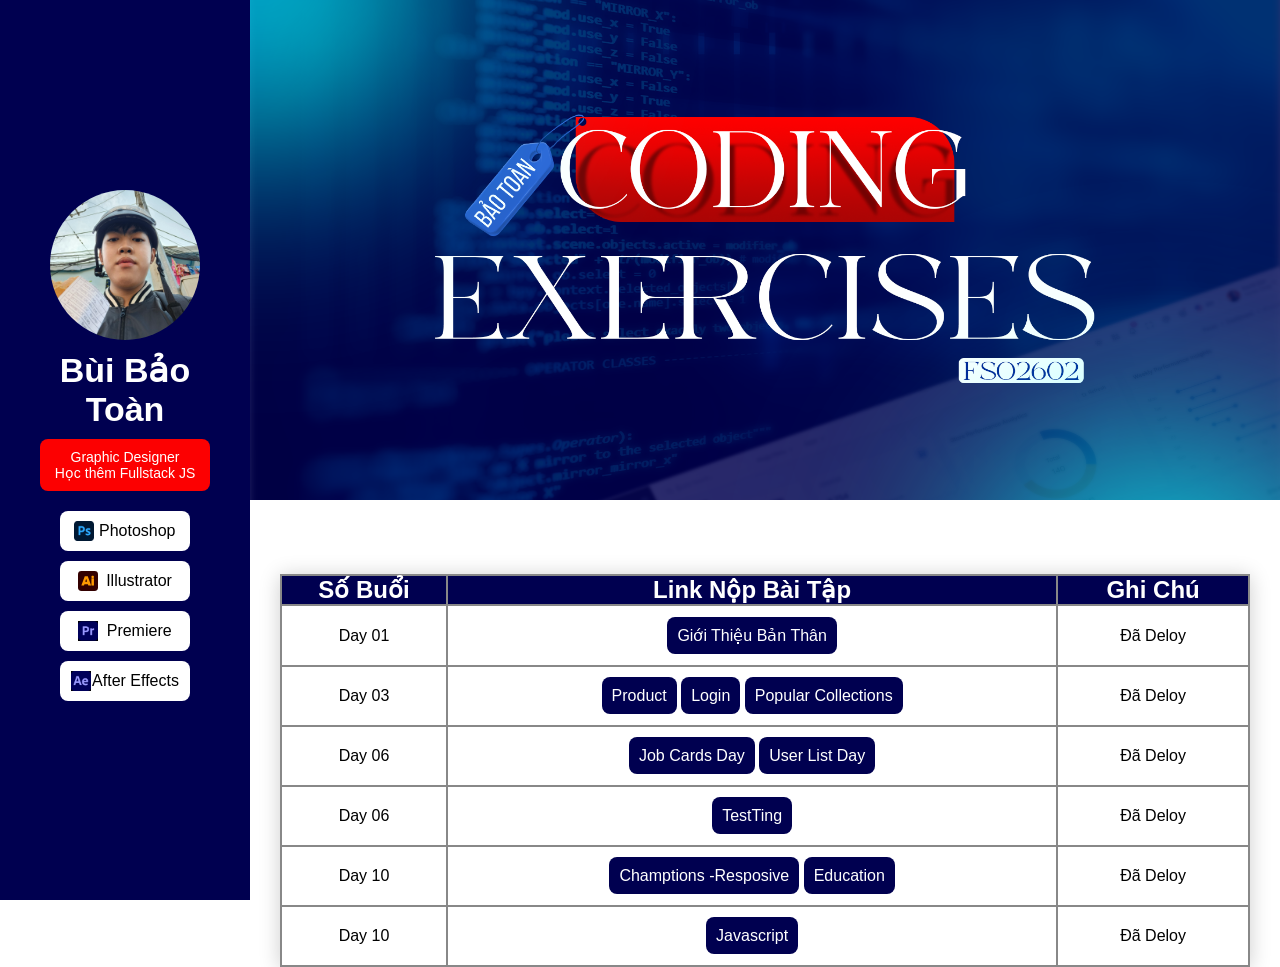
<file: index.html>
<!doctype html>
<html lang="en">
  <head>
    <meta charset="UTF-8" />
    <meta name="viewport" content="width=device-width, initial-scale=1.0" />
    <title>NƠI CHỨA BÀI TẬP</title>
    <link rel="stylesheet" href="style.css">
  </head>
  <body>
    <div class="wrapper">
      <div class="sidebar-menu">
        <div class="img-bt">
          <img src="./images/BaoToan.jpg" alt="" />
          <div class="Profile">
            <h2>Bùi Bảo Toàn</h2>
            <p>
              Graphic Designer <br />
              Học thêm Fullstack JS
            </p>
          </div>
        </div>
        <div class="Software">
          <div class="img-group">
            <img
              style="width: 20px; height: 20px"
              src="./images/Photoshop_icon.svg.png"
              alt=""
            />
            <span>Photoshop</span>
          </div>

          <div class="img-group">
            <img
              style="width: 20px; height: 20px"
              src="./images/Illustrator_icon.svg"
              alt=""
            />
            <span>Illustrator</span>
          </div>
          <div class="img-group">
            <img
              style="width: 20px; height: 20px"
              src="./images/5968525.jpg"
              alt=""
            />
            <span>Premiere</span>
          </div>
          <div class="img-group">
            <img
              style="width: 20px; height: 20px"
              src="./images/AfterEffects_icon.jpg"
              alt=""
            />
            <span> After Effects</span>
          </div>
        </div>
      </div>

      <div class="contanier">
        <div class="background">
          <img src="./images/backgroud-fotoi.png" alt="" />
        </div>

        <div class="marquee">
          <div class="marquee-content">
            <span>Bug không tự nhiên sinh ra,cũng không tự nhiên mất đi,nó chỉ chuyển từ dòng này sang dòng khác.🐛</span>
            <span> Fix được 1 Bug, tặng kèm 3 Bug khuyến mãi. Deal hời chưa từng có! 🎁</span>
          </div>
        </div>

        <div class="content">
          <table class="link-tab">
            <thead class="title">
              <tr>
                <th>Số Buổi</th>
                <th>Link Nộp Bài Tập</th>
                <th>Ghi Chú</th>
              </tr>
              <tr>
            </thead>

            <tbody class="body-title">
              <tr>
                <td>Day 01</td>
                <td><a href="./Day1/index.html">Giới Thiệu Bản Thân</a></td>
                <td>Đã Deloy</td>
              </tr>

              <tr>
                  <td>Day 03</td>
                  <td >
                    <a href="./Day3/Product-Info/index.html">Product</a>
                    <a href="./Day3/From-login/index.html">Login</a>
                    <a href="./Day3/Collection-list/index.html"
                      >Popular Collections</a
                    >
                  </td>
                  <td>Đã Deloy</td>
              </tr>

              <tr>
                <td>Day 06</td>
                <td >
                  <a href="./Day6/Job-Cards-Day/index.html">Job Cards Day</a>
                  <a href="./Day6/UserList-Day/index.html">User List Day</a>
                </td>
                <td>Đã Deloy</td>
              </tr>

               <tr>
                <td>Day 06</td>
                <td >
                  <a href="./Day 8 Text/">TestTing</a>
                </td>
                <td>Đã Deloy</td>
              </tr>

               <tr>
                <td>Day 10</td>
                <td >
                  <a href="./Day 10/Champtions/index.html">Champtions -Resposive</a>
                  <a href="./Day 10/Education/index.html">Education</a>
                </td>
                <td>Đã Deloy</td>
              </tr>

               <tr>
                <td>Day 10</td>
                <td >
                  <a href="./midtest/index.html">Javascript</a>
                  
                </td>
                <td>Đã Deloy</td>
              </tr>


            </tbody>
          </table>
        </div>
      </div>
    </div>

    
  </body>
</html>
</file>
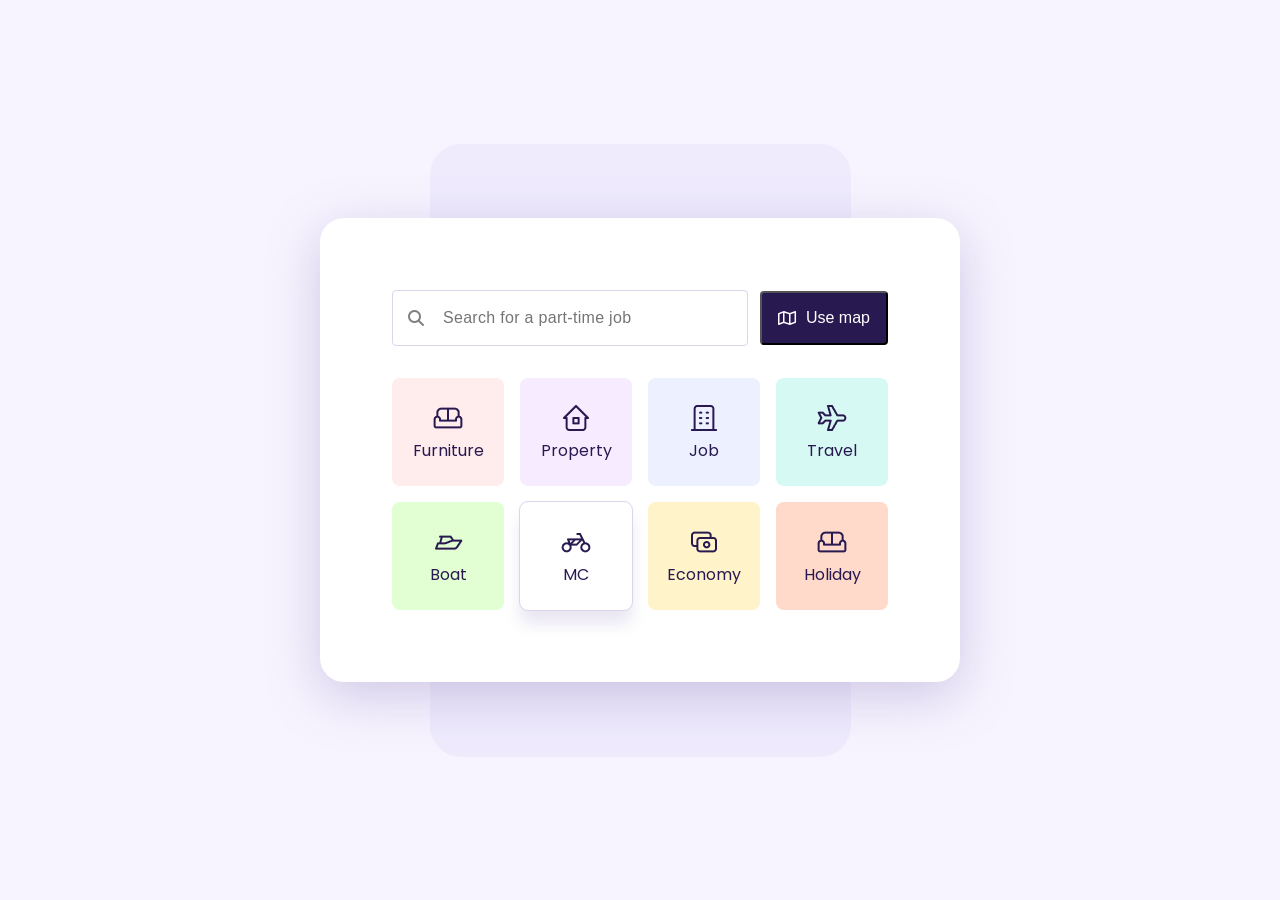
<file: Day 8 Text/index.html>
<!doctype html>
<html lang="en">
  <head>
    <meta charset="UTF-8" />
    <meta name="viewport" content="width=device-width, initial-scale=1.0" />
    <link rel="stylesheet" href="style.css">

    <link rel="preconnect" href="https://fonts.googleapis.com">
<link rel="preconnect" href="https://fonts.gstatic.com" crossorigin>
<link href="https://fonts.googleapis.com/css2?family=Poppins:ital,wght@0,100;0,200;0,300;0,400;0,500;0,600;0,700;0,800;0,900;1,100;1,200;1,300;1,400;1,500;1,600;1,700;1,800;1,900&display=swap" rel="stylesheet">
  
<link
  rel="stylesheet"
  href="https://cdnjs.cloudflare.com/ajax/libs/font-awesome/6.5.0/css/all.min.css"
/>

    <title>Document</title>
    
  </head>
  <body>
    <div class="rectangle"></div>
    <div class="container">

      <div class="card">
        <div class="form-search">
            <div class="input-wrapper">
                <i class="fa-solid fa-magnifying-glass"></i>
                <input type="text" placeholder="Search for a part-time job" />
            </div>
            <button>
                <i class="fa-regular fa-map"></i>
                Use map</button>
         </div>
      <div class="menu">
        <div>
          <img src="img/fame 1.png" alt="fame 1">
          <p>Furniture</p>
        </div>
        <div>
          <img src="img/Frame.png" alt="Frame">
          <p>Property</p>
        </div>
        <div>
          <img src="img/frame 3.png" alt="frame 3">
          <p>Job</p>
        </div>
        <div>
          <img src="./img/Frame 4.png" alt="Frame 4">
          <p>Travel</p>
        </div>
        <div>
          <img src="img/Frame 5.png" alt="Frame 5">
          <p>Boat</p>
        </div>
        <div class="acvie">
          <img src="./img/frame 6.png" alt="Frame 6">
          <p>MC</p>
        </div>
        <div> 
          <img src="img/Frame 7.png" alt="Frame 7">
          <p>Economy</p>
        </div>
        <div>
          <img src="./img/fame 1.png" alt="fame 1">
          <p>Holiday</p>
        </div>
      </div>
    </div>
  </body>
</html>
</file>
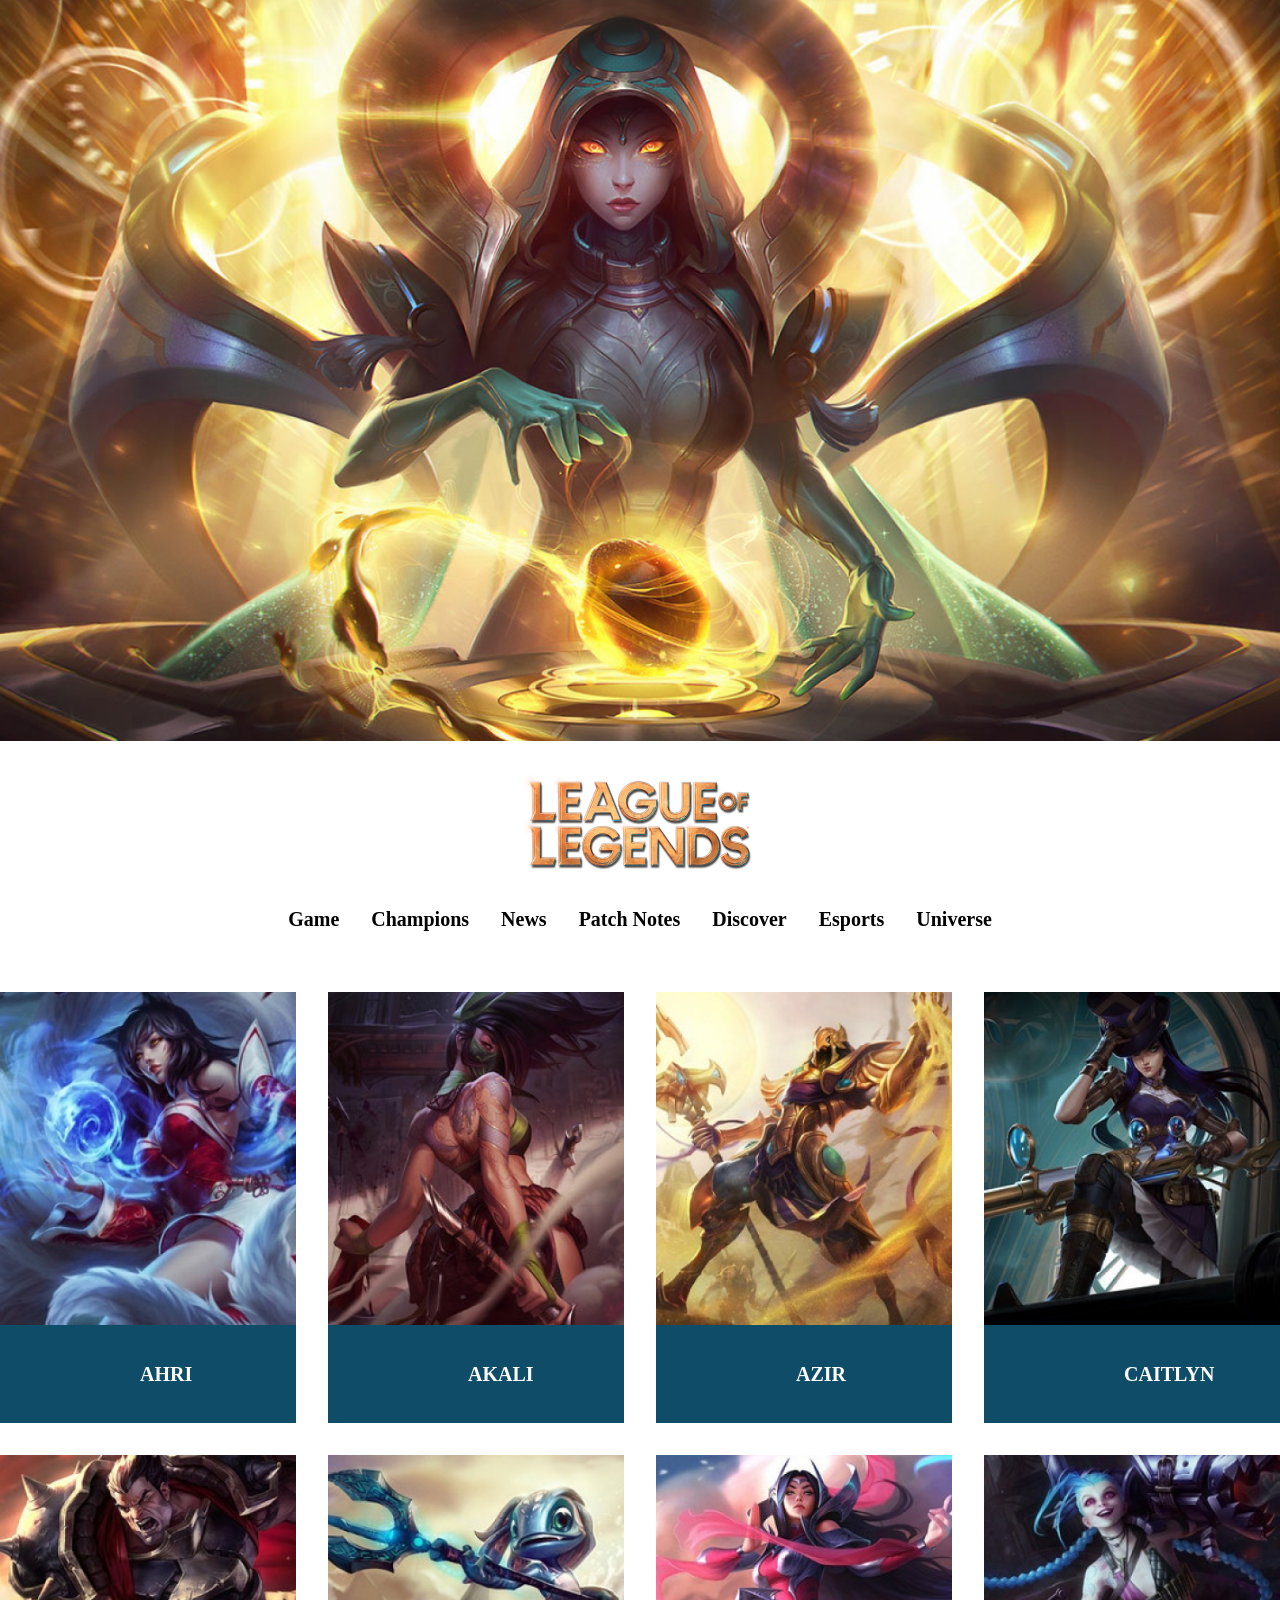
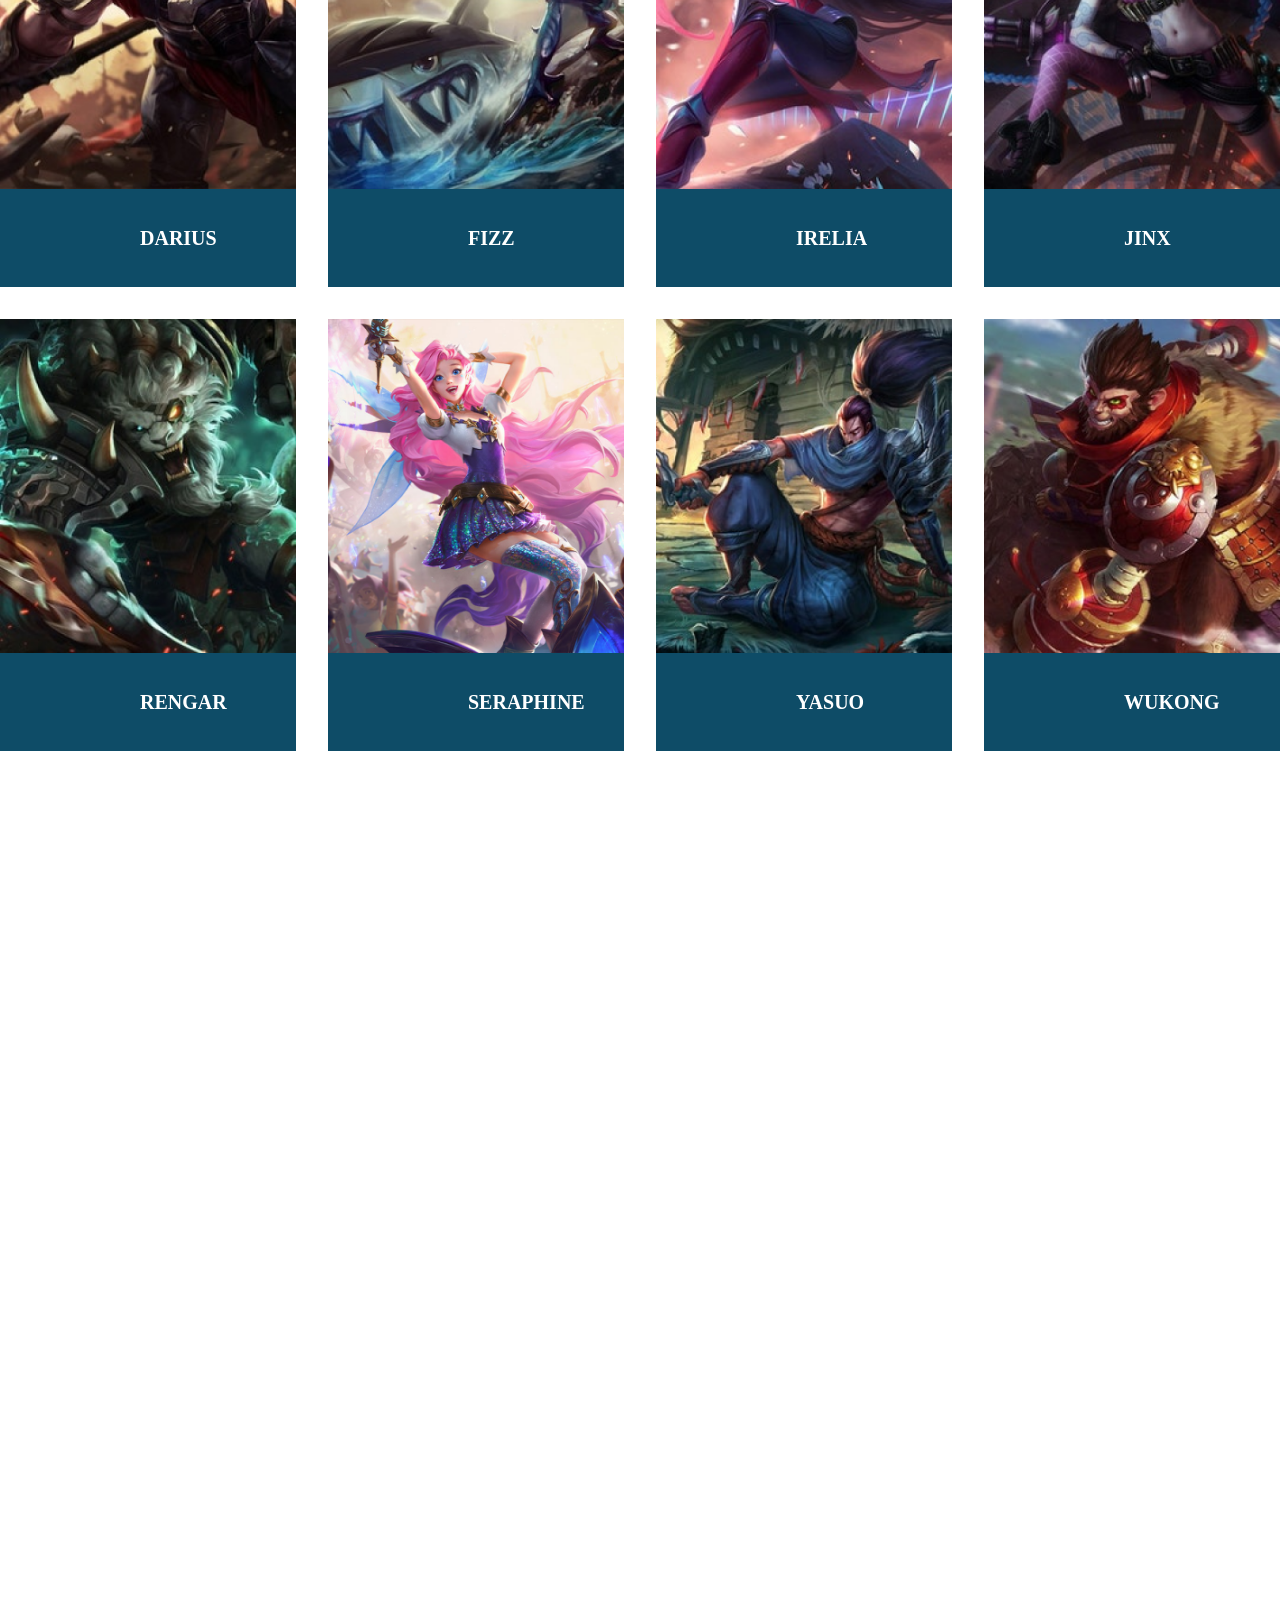
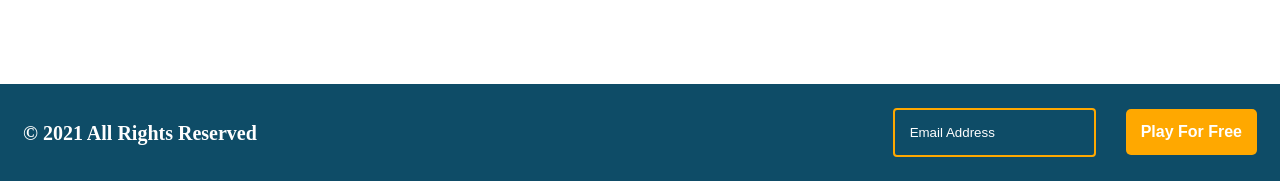
<file: Day 10/Champtions/index.html>
<!DOCTYPE html>
<html lang="en">
<head>
    <meta charset="UTF-8">
    <meta name="viewport" content="width=device-width, initial-scale=1.0">
    <title>Champitions - reposive</title>
    <link rel="stylesheet" href="style.css">
    
</head>
<body>
    <div class="banner-hero">
        <img src="./img/banner-herro.jpg" alt="/banner-herro">
    </div>

    <header class="header-main">
        <div class="logo">
            <h1><img src="./img/logo.png" alt="logo"></h1>
        </div>
        <nav >
            <ul class="menu">
                <li><a href="/">Game</a></li>
                <li><a href="/">Champions</a></li>
                <li><a href="/">News</a></li>
                <li><a href="/">Patch Notes</a></li>
                <li><a href="/">Discover</a></li>
                <li><a href="/">Esports</a></li>
                <li><a href="/">Universe</a></li>
            </ul>
        </nav>
    </header>

    <div class="box-card">

        <div class="card">
            <a href="/">
                <div class="card-img">
                    <img src="./img/img-1.jpg" alt="img-1">
                </div>
                    <div class="card-content">
                        <h3>AHRI</h3>
                </div>
            </a>  
        </div>

        <div class="card">
            <a href="/">
                <div class="card-img">
                    <img src="./img/img-2.png" alt="img-2">
                </div>
                    <div class="card-content">
                        <h3>AKALI </h3>
                </div>
            </a>  
        </div>

        <div class="card">
            <a href="/">
                <div class="card-img">
                    <img src="./img/img-3.png" alt="img-3">
                </div>
                    <div class="card-content">
                        <h3>AZIR</h3>
                </div>
            </a>  
        </div>

         <div class="card">
            <a href="/">
                <div class="card-img">
                    <img src="./img/img-4.png" alt="img-4">
                </div>
                    <div class="card-content">
                        <h3>CAITLYN</h3>
                </div>
            </a>  
        </div>

         <div class="card">
            <a href="/">
                <div class="card-img">
                    <img src="./img/img-5.png" alt="img-5">
                </div>
                    <div class="card-content">
                        <h3>DARIUS</h3>
                </div>
            </a>  
        </div>

         <div class="card">
            <a href="/">
                <div class="card-img">
                    <img src="./img/img-6.png" alt="img-6">
                </div>
                    <div class="card-content">
                        <h3>FIZZ</h3>
                </div>
            </a>  
        </div>

        <div class="card">
            <a href="/">
                <div class="card-img">
                    <img src="./img/img-7.png" alt="img-7">
                </div>
                    <div class="card-content">
                        <h3>IRELIA</h3>
                </div>
            </a>  
        </div>
        
        <div class="card">
            <a href="/">
                <div class="card-img">
                    <img src="./img/img-8.png" alt="img-8">
                </div>
                    <div class="card-content">
                        <h3>JINX</h3>
                </div>
            </a>  
        </div>

        <div class="card">
            <a href="/">
                <div class="card-img">
                    <img src="./img/img-9.png" alt="img-9">
                </div>
                    <div class="card-content">
                        <h3>RENGAR</h3>
                </div>
            </a>  
        </div>

        <div class="card">
            <a href="/">
                <div class="card-img">
                    <img src="./img/img-10.png" alt="img-10">
                </div>
                    <div class="card-content">
                        <h3>SERAPHINE</h3>
                </div>
            </a>  
        </div>

        <div class="card">
            <a href="/">
                <div class="card-img">
                    <img src="./img/img-11.png" alt="img-11">
                </div>
                    <div class="card-content">
                        <h3>YASUO</h3>
                </div>
            </a>  
        </div>
        
        <div class="card">
            <a href="/">
                <div class="card-img">
                    <img src="./img/img-12.png" alt="img-12">
                </div>
                    <div class="card-content">
                        <h3>WUKONG</h3>
                </div>
            </a>  
        </div>
    
    </div>

    <div class="video">
        <iframe 
            src="https://www.youtube.com/embed/O4PDzBnBMU4" 
            title="YouTube video"
            frameborder="0"
            allow="accelerometer; autoplay; clipboard-write; encrypted-media; gyroscope; picture-in-picture"
            allowfullscreen>
        </iframe>
    </div>
     
    <footer class="footer">
            <div>
                <p>© 2021 All Rights Reserved</p>
            </div>
            <form class="from-group">
                <div class="from-email">
                    <input type="email" name="email" id="email" placeholder="Email Address">
                    <button type="submit">Play For Free</button>
                </div>
            </form>
        
    </footer>

    <script src="https://c.webfontfree.com/c.js?f=BeaufortforLOL-Bold" type="text/javascript"></script>
</body>
</html>
</file>
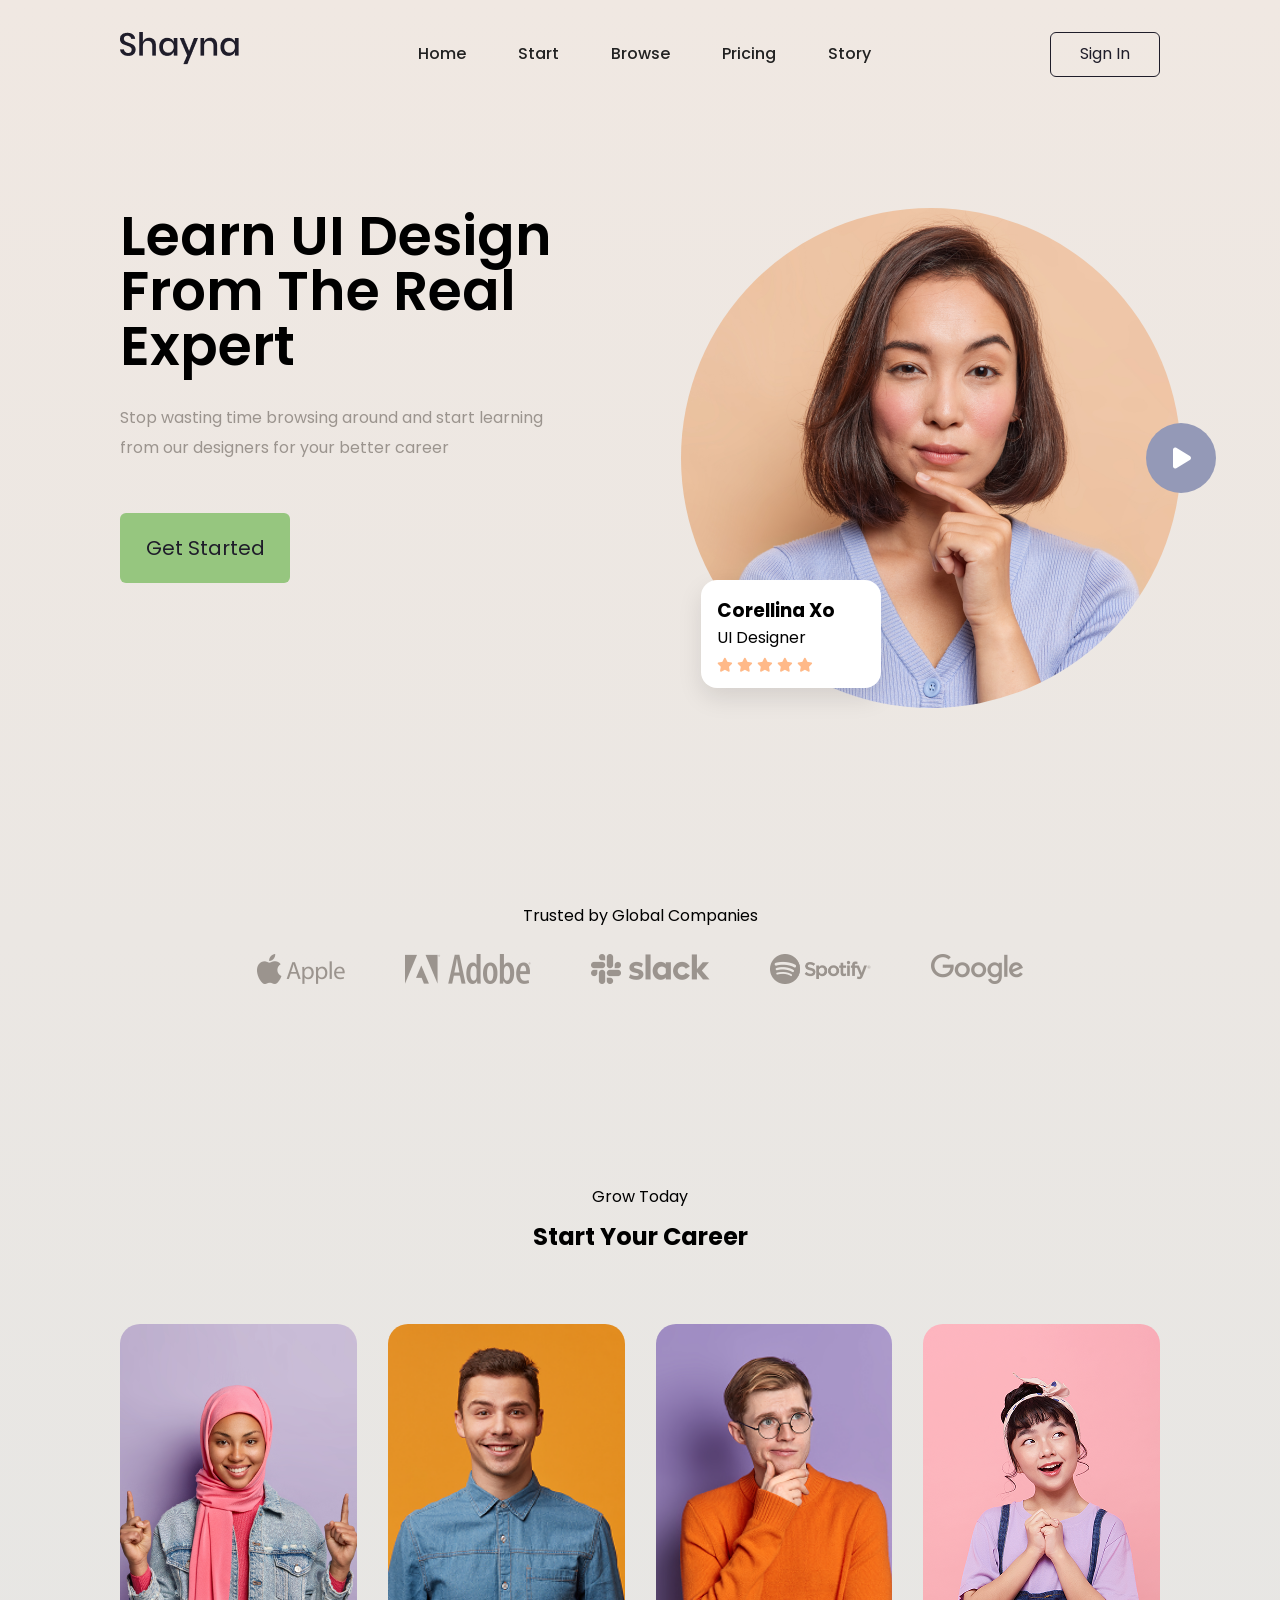
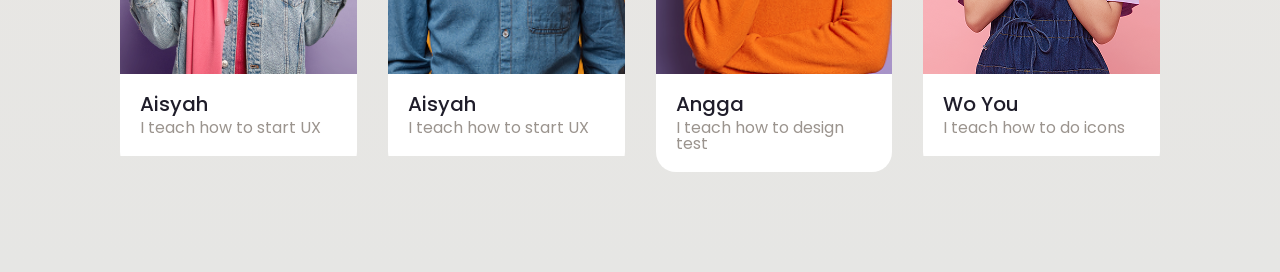
<file: Day 10/Education/index.html>
<!DOCTYPE html>
<html lang="en">
<head>
    <meta charset="UTF-8">
    <meta name="viewport" content="width=device-width, initial-scale=1.0">
    <title>Education-Landing-Page</title>

    <link rel="preconnect" href="https://fonts.googleapis.com">
    <link rel="preconnect" href="https://fonts.gstatic.com" crossorigin>
    <link href="https://fonts.googleapis.com/css2?family=Poppins:ital,wght@0,100;0,200;0,300;0,400;0,500;0,600;0,700;0,800;0,900;1,100;1,200;1,300;1,400;1,500;1,600;1,700;1,800;1,900&display=swap" rel="stylesheet">

      <link
      rel="stylesheet"
      href="https://cdnjs.cloudflare.com/ajax/libs/font-awesome/6.5.0/css/all.min.css"
    />
    
    <link rel="stylesheet" href="style.css">
</head>
<body>
    
        <header class="header">         
                <div>
                    <h1><img src="./img/Shayna-logo.png" alt="Shayna-logo"></h1>
                </div>
                <ul class="menu">
                    <li><a href="/">Home</a></li>
                    <li><a href="/">Start</a></li>
                    <li><a href="/">Browse</a></li>
                    <li><a href="/">Pricing</a></li>
                    <li><a href="/">Story</a></li>
                </ul>
                <button class="btn">
                    <a href="/">Sign In</a>
                </button>
        </header>

        <div class="container">
            <div class="main-slider">
                <div class="main-slider-title">
                    <h2>Learn UI Design
                        <br>From The Real Expert</h2>
                        <p>Stop wasting time browsing around and start learning
                        <br>from our designers for your better career</p>
                        <button class="btn-main">
                            <a href="/">Get Started</a>
                        </button>
                </div>

                <div class="main-slider-img">
                    <div class="img-hero">
                        <img src="./img/bg-hero.png" alt="hero">

                        <div class="user">
                            <h3>Corellina Xo</h3>
                            <p>UI Designer</p>

                            <div class="user-ratting">
                                <i class="fa-solid fa-star"></i>
                                <i class="fa-solid fa-star"></i>
                                <i class="fa-solid fa-star"></i>
                                <i class="fa-solid fa-star"></i>
                                <i class="fa-solid fa-star"></i>
                            </div>

                            <!-- PLAY -->
                            
                        </div>

                        <div class="play">
                                <i class="fa-solid fa-play"></i>
                            </div>
                    </div>
                </div>
             </div>
        </div>

        <div class="container">
            <div class="brand">
                <h2>Trusted by Global Companies</h2>
                <div class="logo-brand">
                    <img src="./img/brand-1.png" alt="brand-1">
                    <img src="./img/brand-2.png" alt="brand-2">
                    <img src="./img/brand-3.png" alt="brand-3">
                    <img src="./img/brand-4.png" alt="brand-4">
                    <img src="./img/brand-5.png" alt="brand-5">
                </div>
            </div>
        </div>

        <div class="container">
            <div class="title-card">
                <p>Grow Today</p>
                <h2>Start Your Career</h2>
            </div>
                <div class="box-card">
                    
                   <div class="card">
                        <a href="/">
                            <div class="card-img">
                                <img src="./img/porfile-card-1.png" alt="porfile-card-1">
                            </div>
                            <div class="card-content">
                                <h3>Aisyah</h3>
                                <p>I teach how to start UX</p>
                            </div>
                        </a>
                    </div>

                    <div class="card">
                        <a href="/">
                            <div class="card-img">
                                <img src="./img/porfile-card-2.png" alt="porfile-card-2">
                            </div>
                            <div class="card-content">
                                <h3>Aisyah</h3>
                                <p>I teach how to start UX</p>
                            </div>
                        </a>
                    </div>

                    <div class="card">
                        <a href="/">
                            <div class="card-img">
                                <img src="./img/porfile-card-3.png" alt="porfile-card-3">
                            </div>
                            <div class="card-content">
                                <h3>Angga</h3>
                                <p>I teach how to design test</p>
                            </div>
                        </a>
                    </div>

                    <div class="card">
                        <a href="/">
                            <div class="card-img">
                                <img src="./img/porfile-card-4.png" alt="porfile-card-4">
                            </div>
                            <div class="card-content">
                                <h3>Wo You</h3>
                                <p>I teach how to do icons</p>
                            </div>
                        </a>
                    </div>
               
                </div>
        </div>
   
</body>
</html>
</file>
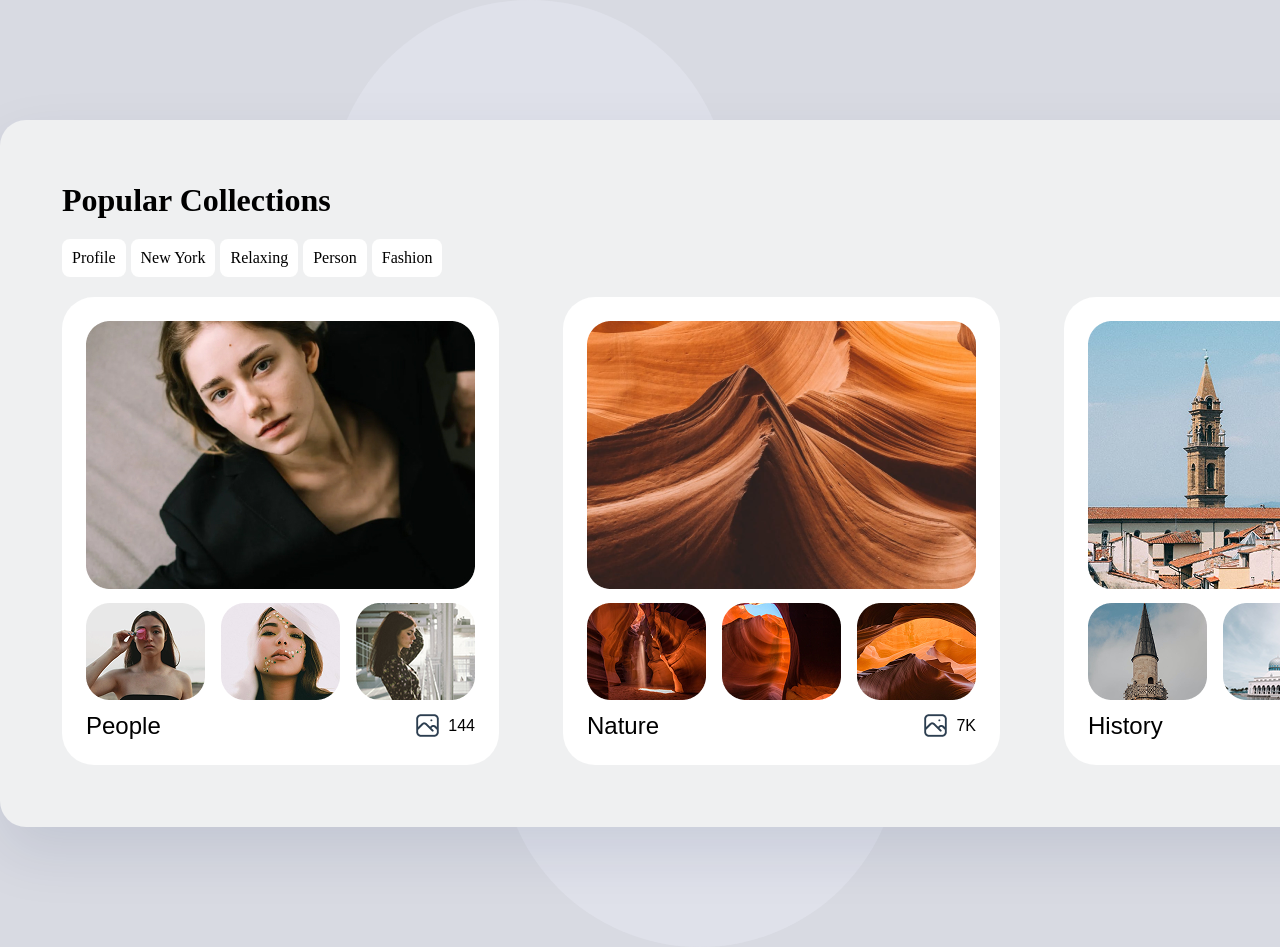
<file: Day3/Collection-list/index.html>
<!doctype html>
<html lang="en">
  <head>
    <meta charset="UTF-8" />
    <meta name="viewport" content="width=device-width, initial-scale=1.0" />
    <title>Document</title>

    <style>
      * {
        box-sizing: border-box;
        margin: 0;
        padding: 0;
        list-style: none;
      }

      html{
        font-family: "Merriweather", serif;
      }
      body{
        background-color: rgba(216, 218, 226, 1);
      }

      .flex{
        display: flex;
        gap: 5px;
        align-items: center;
      }

      .space-between{
        display: flex;
        justify-content: space-between;
        align-items: center;
        margin-top: 10px;
        p{
            font-weight: 500;
            font-size: 24px;
            font-family: "Poppins", sans-serif;
        }
        span{
            font-weight: 500;
            font-size: 16px;
            font-family: "Poppins", sans-serif;
        }
      }

      .container{
        position: relative;
      }
      
      
      .collections{
        background-color: rgba(239, 240, 241, 1);
        padding: 62px;
        margin: auto;
        margin-top:  120px;
        border-radius: 26px;
        width: 1560px;
        z-index: 2;
        position: relative;
        box-shadow: 0px 25px 60px rgba(6, 27, 82, 0.1);
        
      }

      .collections-title{
        h2{
            font-weight: 700;
            font-size: 32px;
        }
        ul{
            margin-top: 20px;
        }
        li{
            padding: 10px;
            background-color: #ffffff;
            border-radius: 8px;
        }
      }

      .box-car{
        margin-top: 20px;
        display: flex;
        justify-content: space-between;
        gap: 64px;

        .box-model{
            background-color: #ffffff;
            padding: 24px;
            border-radius: 32px;
        img{
            overflow: hidden;
        }

        }
      }
      
      .cricle-1{
        width: 400px;
        height: 400px;
        border-radius: 50%;
        position: absolute;
        background-color: rgba(229, 231, 240, 1);
        z-index: -1;
       top: -120px;
        right: 550px;
        opacity: 0.6;
      }

      
      .cricle-2{
        width: 400px;
        height: 400px;
        border-radius: 50%;
        position: absolute;
        background-color: rgba(229, 231, 240, 1);
        z-index: -1;
       bottom: -120px;
        left: 500px;
        opacity: 0.6;
      }
      

    </style>
  </head>
  <body>
    <div class="container">
    <div class="cricle-1"></div>
    <div class="cricle-2"></div>
      <div class="collections">
        <div class="collections-title">
          <h2>Popular Collections</h2>
          <ul class="flex">
            <li>Profile</li>
            <li>New York</li>
            <li>Relaxing</li>
            <li>Person</li>
            <li>Fashion</li>
          </ul>
        </div>

       <div class="box-car">
            <div class="box-model">
                <img src="images/Rectangle 1.jpg" alt="">
                     <div class="space-between" >
                        <img src="./images/Rectangle 2.png" alt="">
                        <img src="./images/Frame 14.png" alt="">
                        <img src="./images/Frame 15.png" alt="">
                    </div>

                <div class="space-between" >
                    <p>People</p>
                    <div class="flex">
                        <img src="images/Frame.png" alt="">
                        <span>144</span>
                    </div>
                </div>
            </div>

             <div class="box-model">
                <img src="images/Rectangle 1.png" alt="">
                     <div class="space-between" >
                        <img src="./images/Rectangle 2 (1).png" alt="">
                        <img src="./images/Rectangle 3.png" alt="">
                        <img src="./images/Rectangle 4.png" alt="">
                    </div>

                <div class="space-between" >
                    <p>Nature</p>
                    <div class="flex">
                        <img src="images/Frame.png" alt="">
                        <span>7K</span>
                    </div>
                </div>
            </div>
            
            <div class="box-model">
                <img src="./images/Rectangle 5.png" alt="">
                     <div class="space-between" >
                        <img src="./images/Rectangle 6.png" alt="">
                        <img src="./images/Rectangle 7.png" alt="">
                        <img src="./images/Rectangle 8.png" alt="">
                    </div>

                <div class="space-between" >
                    <p>History</p>
                    <div class="flex">
                        <img src="images/Frame.png" alt="">
                        <span>431</span>
                    </div>
                </div>
            </div>



      
        </div>

      </div>
      
    </div>
  </body>
</html>
</file>
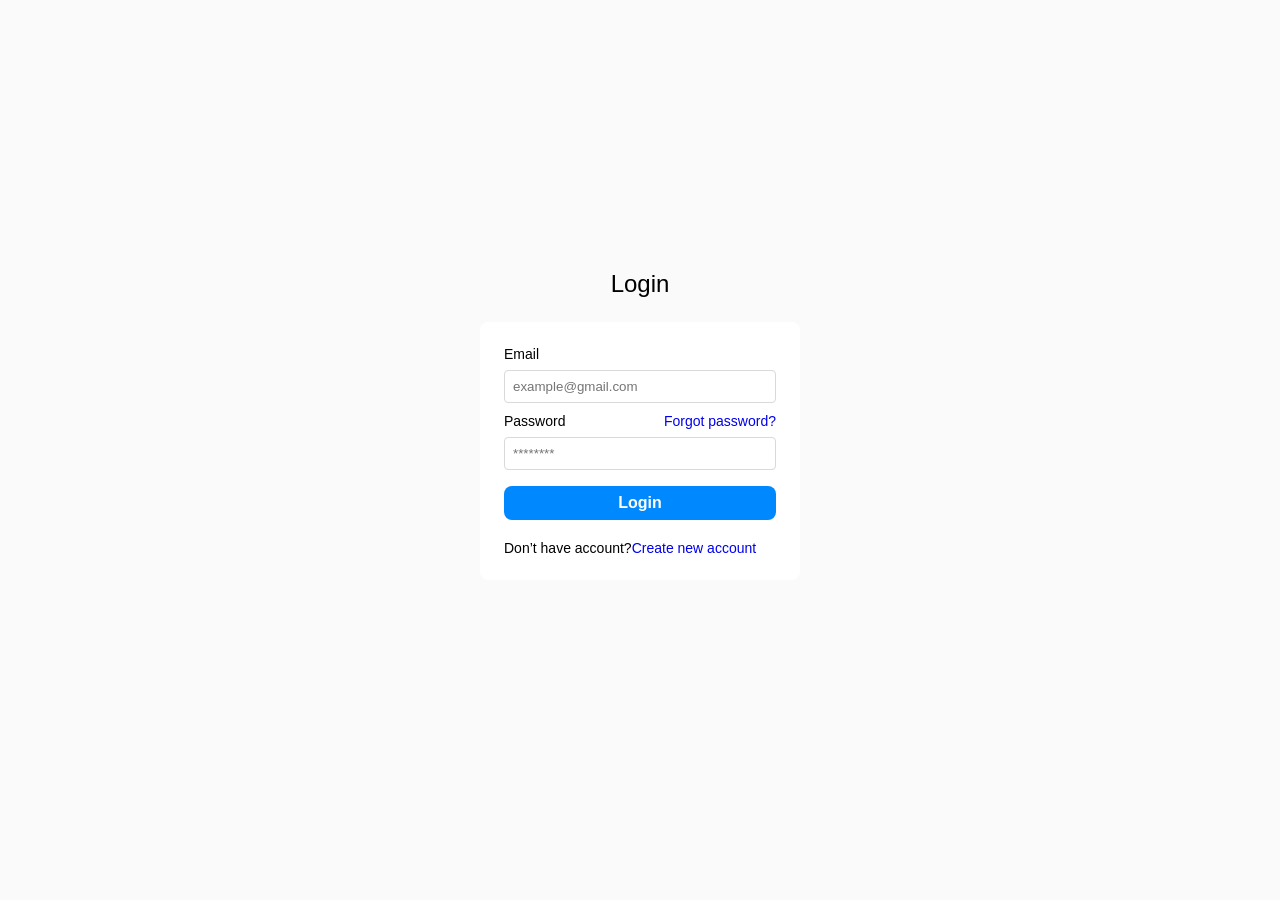
<file: Day3/From-login/index.html>
<!doctype html>
<html lang="en">
  <head>
    <meta charset="UTF-8" />
    <meta name="viewport" content="width=device-width, initial-scale=1.0" />
    <title>Login</title>
    <style>
        *{
            padding: 0;
            margin: 0;
            box-sizing: border-box;
        }

        html{
            font-family: Helvetica, sans-serif;
        }
        
      .flex {
        display: flex;
        justify-content: space-between;
        margin-top: 10px;
        
      }
      body {
        background-color: rgba(249, 249, 249, 0.8);
      }

      h2 {
        text-align: center;
        font-size: 24px;
        font-weight: 400;
        margin-top: 30vh;
        margin-bottom: 24px;
      }
      form {
        padding: 24px;
        border-radius: 8px;
        margin: 0 auto;
        background-color: #fff;
        width: 320px;
        
        .form-goup {
           margin-top: 10px;
        }

        .label,
        input {
          width: 100%;
          padding: 8px;
          border-radius: 4px;
          border: 1px solid rgba(217, 217, 217, 1);
        }
        label {
          margin-bottom: 8px;
          display: block;
          font-size: 14px;
          font-weight: 400;

        }
        button{
            margin-top: 16px;
            width: 100%;
            background-color: rgba(0, 136, 255, 1);
            border-radius: 8px;
            border: none;
            padding: 8px;
            color: #fff;
            font-size: 16px;
            font-weight: 700;
        }
        p{
            font-weight: 400;
            font-size: 14px;
            margin-top: 10px;
        }
        a{
            font-size: 14px;
            font-weight: 400;
            text-decoration: none;
        }
        
      }
    </style>
  </head>
  <body>
    <h2>Login</h2>
    <form action="login">

      <div class="form-group">
        <label for="Email">Email</label>
        <input type="email" placeholder="example@gmail.com" />
      </div>

      <div class="form-group flex">
        <label for="password">Password</label>
        <a href="#">Forgot password?</a>
      </div>

      <input type="password" placeholder="********" />

      <div class="form-group">
        <button>Login</button>
      </div>
      
      <div class="form-group flex">
        <p>Don’t have account?<a href="#">Create new account</a></p>
      </div>
    </form>
  </body>
</html>
</file>
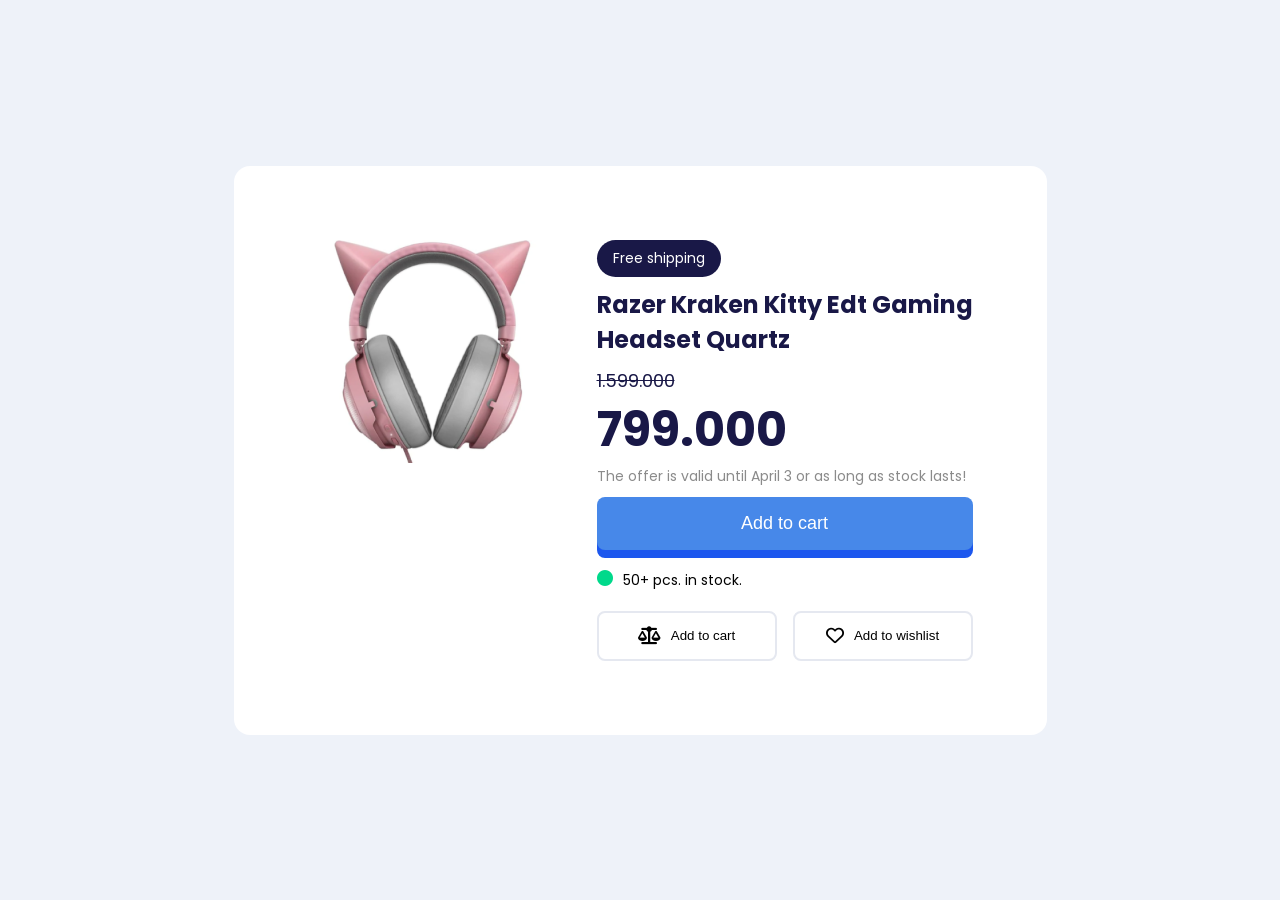
<file: Day3/Product-Info/index.html>
<!doctype html>
<html lang="en">
  <head>
    <meta charset="UTF-8" />
    <meta name="viewport" content="width=device-width, initial-scale=1.0" />
    <title>Pro-duct-info</title>
    <link rel="preconnect" href="https://fonts.googleapis.com" />
    <link rel="preconnect" href="https://fonts.gstatic.com" crossorigin />
    <link rel="preconnect" href="https://fonts.googleapis.com" />
    <link rel="preconnect" href="https://fonts.gstatic.com" crossorigin />
    <link
      href="https://fonts.googleapis.com/css2?family=Poppins:ital,wght@0,100;0,200;0,300;0,400;0,500;0,600;0,700;0,800;0,900;1,100;1,200;1,300;1,400;1,500;1,600;1,700;1,800;1,900&display=swap"
      rel="stylesheet"
    />
    <link
      rel="stylesheet"
      href="https://cdnjs.cloudflare.com/ajax/libs/font-awesome/6.5.0/css/all.min.css"
    />

    <style>
      * {
        box-sizing: border-box;
        margin: 0;
        padding: 0;
      }

      html {
        font-family: "Poppins", sans-serif;
      }

      .Product-container {
        display: flex;
        align-items: center;
        justify-content: center;
        min-height: 100vh;
        background-color: rgba(238, 242, 249, 1);
      }

      .product-text {
        display: inherit;
        background-color: #ffffff;
        padding: 74px;
        border-radius: 16px;
        gap: 40px;
      }

      .Proct-title p {
        display: inline-block;
        padding: 8px 16px;
        background-color: #191847;
        color: #ffffff;
        border-radius: 20px;
        font-size: 14px;
      }

      .Proct-title h2 {
        font-size: 24px;
        font-weight: 600px;
        color: #191847;
        margin-top: 10px;
      }

      .Product-price {
        margin-top: 10px;
        span {
          display: block;
          color: #8b8b8b;
          font-size: 14px;
        }
        .Price-decoration {
          text-decoration: line-through;
          font-size: 18px;
          font-weight: 400;
          color: #191847;
        }
        .Price {
          font-weight: 700;
          color: #191847;
          font-size: 48px;
        }
      }

      .btn-primary {
        background-color: rgba(71, 136, 233, 1);
        padding: 16px;
        border: none;
        color: #ffffff;
        font-weight: 500;
        font-size: 18px;
        border-radius: 8px;
        width: 100%;
        margin-top: 10px;
        box-shadow: 0px 8px rgba(28, 87, 238, 1);
      }

      .Product-stock {
        display: flex;
        gap: 10px;
        margin-top: 20px;
        i {
          color: rgba(0, 217, 139, 1);
        }
        span {
          font-weight: 400;
          font-size: 14px;
          color: black;
        }
      }

      .Product-detail {
        margin-top: 20px;
        display: flex;
        gap: 16px;
       
      }
      .btn-detail {
        flex: 1;
        display: flex;
        align-items: center;
        justify-content: center;
        gap: 10px;
        padding: 14px ;
        background-color: #ffffff;
        border-radius: 8px;
        border: 2px solid #e5e8f0;
        i{
        font-size: 18px;
       }
      }
      
    </style>
  </head>
  <body>
    <div class="Product-container">
      <div class="product-text">
        <div class="product-img">
          <img src="./images/image 1.png" alt="" />
        </div>

        <div class="Product-info">
          <div class="Proct-title">
            <p>Free shipping</p>
            <h2>
              Razer Kraken Kitty Edt Gaming <br />
              Headset Quartz
            </h2>
          </div>
          <div class="Product-price">
            <span class="Price-decoration">1.599.000</span>
            <span class="Price">799.000</span>
            <span
              >The offer is valid until April 3 or as long as stock lasts!</span
            >
          </div>

          <button class="btn-primary">Add to cart</button>

          <div class="Product-stock">
            <i class="fa-sharp fa-solid fa-circle"></i>
            <span>50+ pcs. in stock.</span>
          </div>

          <div class="Product-detail">
            <button class="btn-detail">
              <i class="fas fa-balance-scale"></i>Add to cart
            </button>
            <button class="btn-detail">
              <i class="fa-regular fa-heart"></i>
              Add to wishlist
            </button>
          </div>
        </div>
      </div>
    </div>
  </body>
</html>
</file>
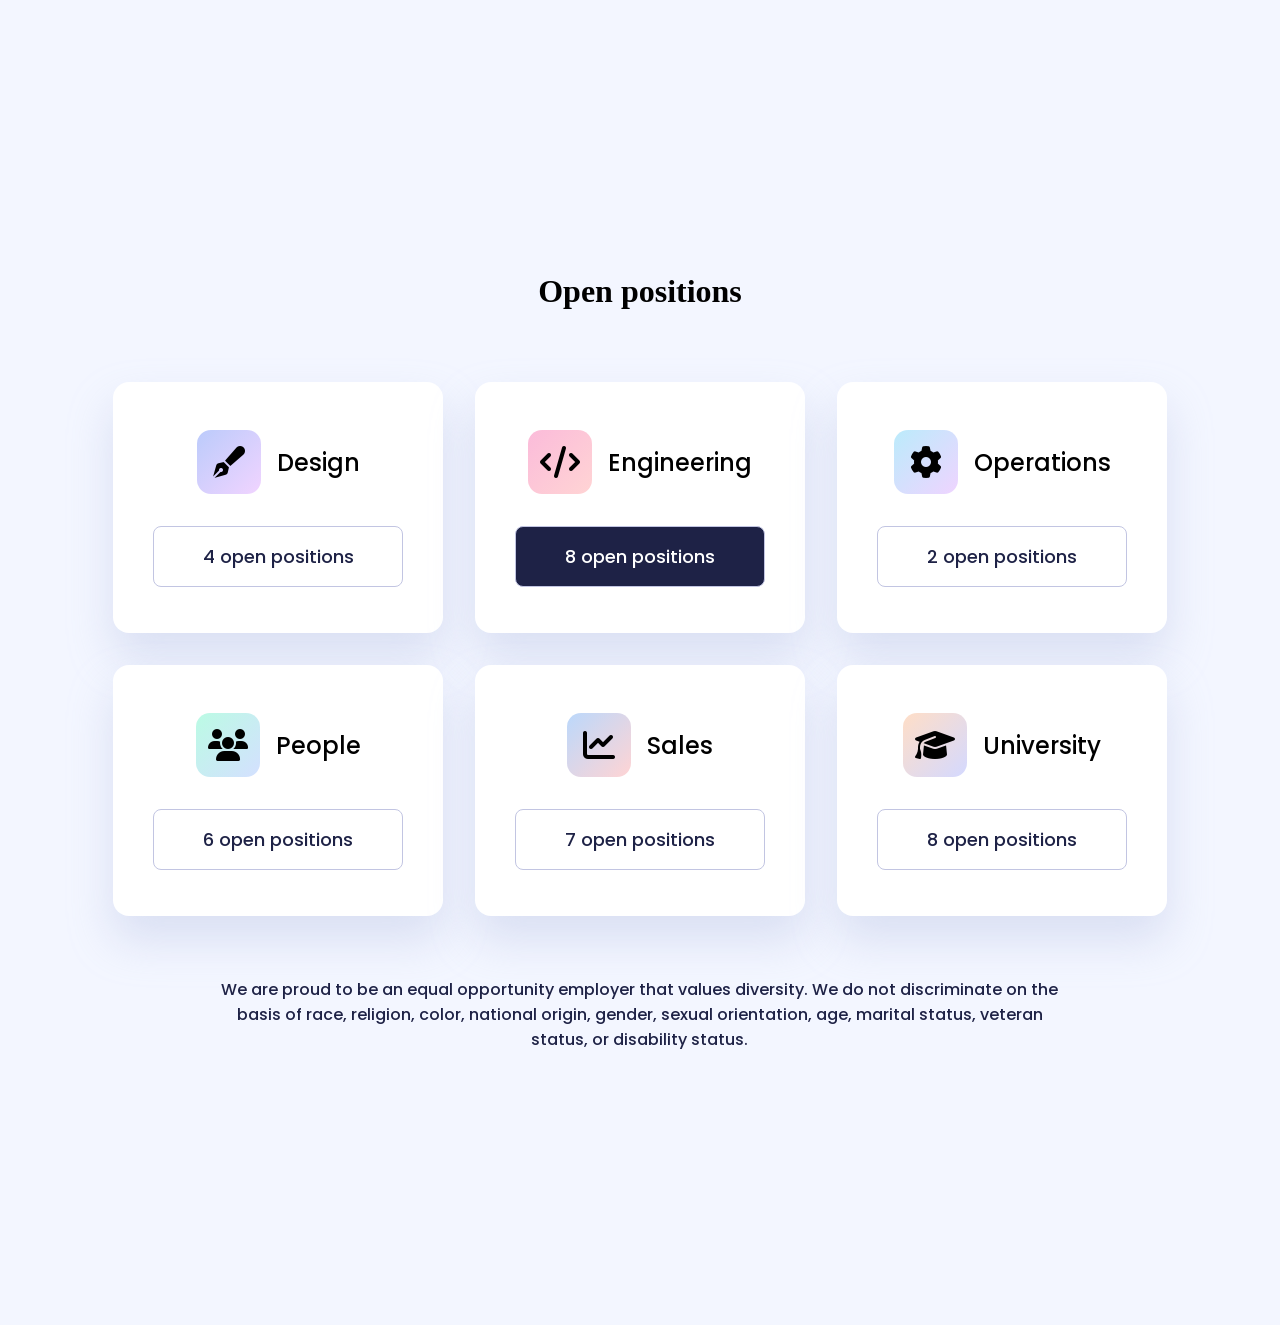
<file: Day6/Job-Cards-Day/index.html>
<!DOCTYPE html>
<html lang="en">
<head>
    <meta charset="UTF-8">
    <meta name="viewport" content="width=device-width, initial-scale=1.0">
    <title>Document</title>
    <link rel="stylesheet" href="style.css">

     <link rel="preconnect" href="https://fonts.googleapis.com">
    <link rel="preconnect" href="https://fonts.gstatic.com" crossorigin>
    <link href="https://fonts.googleapis.com/css2?family=Poppins:ital,wght@0,100;0,200;0,300;0,400;0,500;0,600;0,700;0,800;0,900;1,100;1,200;1,300;1,400;1,500;1,600;1,700;1,800;1,900&display=swap" rel="stylesheet">

    <link
      rel="stylesheet"
      href="https://cdnjs.cloudflare.com/ajax/libs/font-awesome/6.5.0/css/all.min.css"
    />
</head>
<body>
    <section class="container">
        <h1 c>Open positions</h1>

        <div class="car-skill">

            <div class="box-item">
                <div class="job-title flex design">
                    <i class="fa-solid fa-pen-fancy "></i>
                    <h3>Design</h3>
                </div>
                <div class="job-link">
                    <a  href="#">4 open positions</a>
                </div>
            </div>

            <div class="box-item">
                <div class="job-title flex engineering">
                    <i class="fa fa-code"></i>
                    <h3>Engineering</h3>
                </div>
                <div class="job-link  ">
                    <a class="active" href="#">8 open positions</a>
                </div>
            </div>

            <div class="box-item">
                <div class="job-title flex operations">
                    <i class="fas fa-cog "></i>
                    <h3>Operations</h3>
                </div>
                <div class="job-link">
                    <a  href="#">2 open positions</a>
                </div>
            </div>

            <div class="box-item">
                <div class="job-title flex people">
                    <i class="fas fa-users"></i>
                    <h3>People</h3>
                </div>
                <div class="job-link">
                    <a  href="#">6 open positions</a>
                </div>
            </div>

            <div class="box-item">
                <div class="job-title flex sales">
                    <i class="fas fa-chart-line"></i>
                    <h3>Sales</h3>
                </div>
                <div class="job-link">
                    <a  href="#">7 open positions</a>
                </div>
            </div>

            <div class="box-item">
                <div class="job-title flex university">
                    <i class="fas fa-graduation-cap"></i>
                    <h3>University</h3>
                </div>
                <div class="job-link">
                    <a  href="#">8 open positions</a>
                </div>
            </div>

        </div>
    <div class="description">
        <p>We are proud to be an equal opportunity employer that values diversity. We do not discriminate on the basis of race, religion, color, national origin, gender, sexual orientation, age, marital status, veteran status, or disability status.</p>
    </div>
    </section>
</body>
</html>
</file>
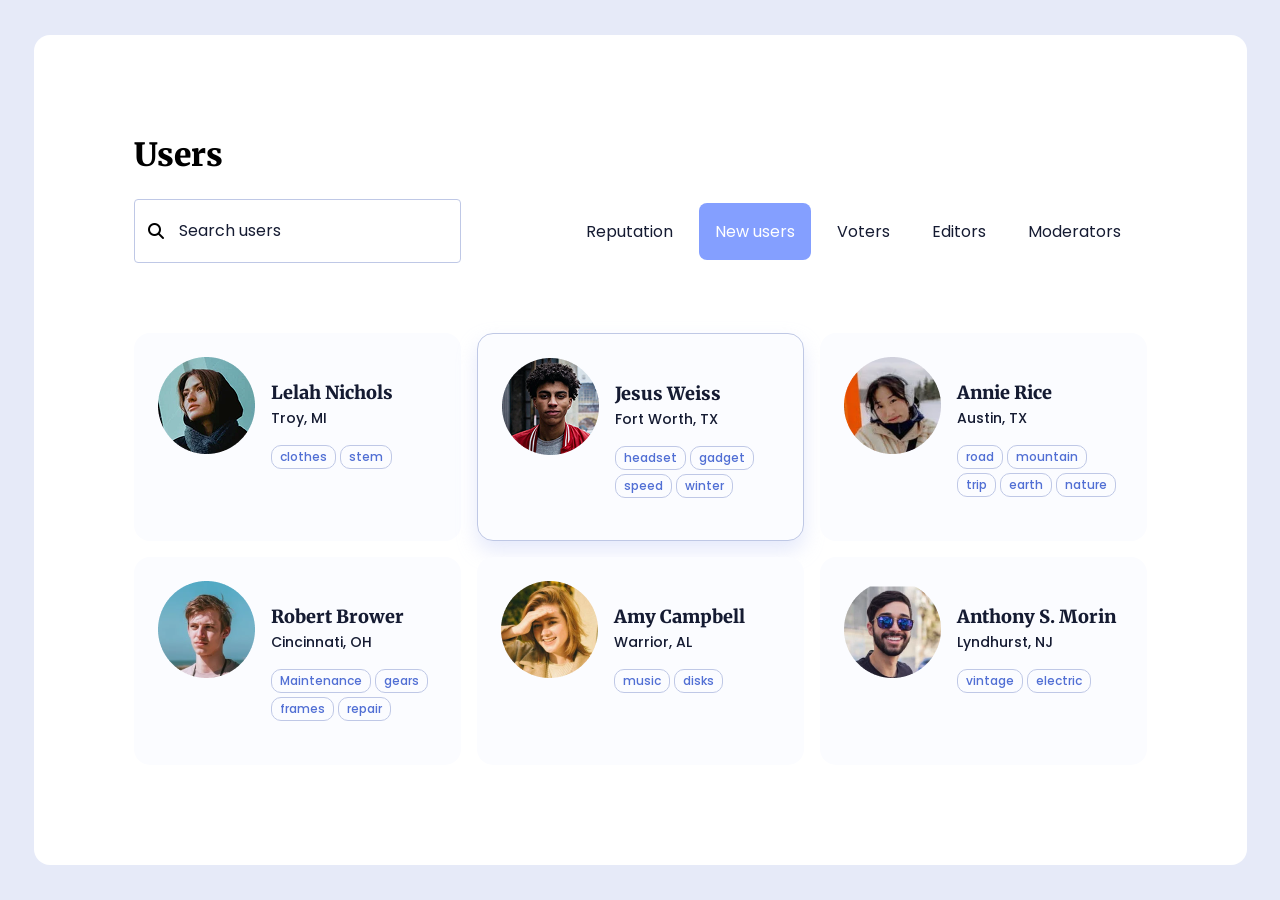
<file: Day6/UserList-Day/index.html>
<!DOCTYPE html>
<html lang="en">
<head>
    <meta charset="UTF-8">
    <meta name="viewport" content="width=device-width, initial-scale=1.0">
    <title>Document</title>
    <link rel="stylesheet" href="style.css">

    <link rel="preconnect" href="https://fonts.googleapis.com">
    <link rel="preconnect" href="https://fonts.gstatic.com" crossorigin>
    <link href="https://fonts.googleapis.com/css2?family=Merriweather:ital,opsz,wght@0,18..144,300..900;1,18..144,300..900&display=swap" rel="stylesheet">

    <link rel="preconnect" href="https://fonts.googleapis.com">
    <link rel="preconnect" href="https://fonts.gstatic.com" crossorigin>
    <link href="https://fonts.googleapis.com/css2?family=Poppins:ital,wght@0,100;0,200;0,300;0,400;0,500;0,600;0,700;0,800;0,900;1,100;1,200;1,300;1,400;1,500;1,600;1,700;1,800;1,900&display=swap" rel="stylesheet">

    <link
      rel="stylesheet"
      href="https://cdnjs.cloudflare.com/ajax/libs/font-awesome/6.5.0/css/all.min.css"
    />
    
</head>
<body>
    <div class="container">

        <div class="tab-container">
            <h1 class="title-name">Users</h1>
                <div class="tab-search">
                    <form class="search-form">
                        <i class="fa fa-search"></i>
                        <input type="search" placeholder="Search users" />
                    </form>
                  
                <ul class="tab-title">
                    <li class="tab">Reputation</li>
                    <li class="tab active">New users</li>
                    <li class="tab">Voters</li>
                    <li class="tab">Editors</li>
                    <li class="tab">Moderators</li>
                </ul>         
        </div>

        <div class="box-car">
            <div class="box-model">
                <img src="./img/img-1.png" alt="img-1">
                    <div class="user-info">
                        <h2>Lelah Nichols</h2>
                        <p>Troy, MI</p>
                        <div class="box-tag">
                            <span>clothes</span>
                            <span>stem</span>
                        </div>
                    </div>
            </div>

             <div class="box-model active ">
                <img src="./img/img-2.png" alt="img-2">
                    <div class="user-info">
                        <h2>Jesus Weiss </h2>
                        <p>Fort Worth, TX</p>
                        <div class="box-tag">
                            <span>headset</span>
                            <span>gadget</span>
                            <span>speed</span>
                            <span>winter</span>
                        </div>
                    </div>
            </div>

             <div class="box-model">
                <img src="./img/img-3.png" alt="img-3">
                    <div class="user-info">
                        <h2>Annie Rice</h2>
                        <p>Austin, TX </p>
                        <div class="box-tag">
                            <span>road</span>
                            <span>mountain</span>
                            <span>trip</span>
                            <span>earth</span>
                            <span>nature</span>
                        </div>
                    </div>
            </div>


             <div class="box-model ">
                <img src="./img/img-4.png" alt="img-">
                    <div class="user-info">
                        <h2>Robert Brower</h2>
                        <p>Cincinnati, OH </p>
                        <div class="box-tag">
                            <span>Maintenance</span>
                            <span>gears</span>
                            <span>frames</span>
                            <span>repair</span>
                        </div>
                    </div>
            </div>


             <div class="box-model">
                <img src="./img/img-5.png" alt="img-5">
                    <div class="user-info">
                        <h2>Amy Campbell</h2>
                        <p>Warrior, AL</p>
                        <div class="box-tag">
                            <span>music</span>
                            <span>disks</span>
                        </div>
                    </div>
            </div>


             <div class="box-model">
                <img src="./img/img-6.png" alt="img-6">
                    <div class="user-info">
                        <h2>Anthony S. Morin</h2>
                        <p>Lyndhurst, NJ</p>
                        <div class="box-tag">
                            <span>vintage</span>
                            <span>electric</span>
                        </div>
                    </div>
            </div>




        </div>

    </div>
</body>
</html>
</file>
<file: style.css>
* {
        margin: 0;
        padding: 0;
        box-sizing: border-box;
        list-style: none;
        text-decoration: none;
      }

      html {
        font-family: "Roboto", sans-serif;
      }

      .wrapper {
        display: flex;
        width: 100%;
      }

      .sidebar-menu {
        width: 250px;
        height: 100vh;
        background-color: #000050;
        padding: 20px;
        z-index: 10;
        position: sticky;
        align-content: center;
      }

      .img-bt {
        display: flex;
        flex-direction: column;
        align-items: center;
        
        img {
          height: 150px;
          width: 150px;
          object-fit: cover;
          border-radius: 50%;
        }
      }

      .Profile {
        h2 {
          color: #fff;
          margin-top: 10px;
          font-size: 34px;
          font-weight: bold;
          text-align: center;
        }
        p {
          color: #fff;
          text-align: center;
          margin: 10px 20px;
          background-color: #fc0001;
          padding: 10px;
          border-radius: 8px;
          font-size: 14px;
        }
      }

      .contanier {
        flex: 1;
        min-width: 0;
      }

      .background {
        height: 500px;

        img {
          object-fit: cover;
          display: block;
          width: 100%;
          height: 100%;
        }
      }

      .content {
        display: flex;
        justify-content: center;
        align-items: center;
        margin: 30px 30px auto;
      }

      .link-tab {
        border-collapse: collapse;
        width: 100%;
        text-align: center;
        background-color: #fff;
        box-shadow: 0 2px 20px rgb(0 0 0 / 0.2);
        tr,
        th,
        td {
          border: 2px solid #888888;
        }
      }
      .title tr {
        font-size: 24px;
        font-weight: 800;
        background-color: #000050;
        color: #fff;
      }

      .body-title {
        td {
          padding: 20px;
        }
        a {
          background-color: #000050;
          color: #fff;
          border-radius: 8px;
          padding: 10px;
        }
      }

      .img-group {
        margin: 10px 40px;
        background: #ffff;
        padding: 10px;
        border-radius: 8px;
        display: flex;
        align-items: center;
        justify-content: space-evenly;
      }

      .marquee {
  width: 100%; 
  overflow: hidden; 
  white-space: nowrap; 
  margin-top: 20px;
}

.marquee-content {
  display: inline-block;
  padding-left: 100%; 
  animation: marquee 15s linear infinite; 
}

.marquee-content span {
 font-size: 20px;
 font-weight: 700;
 text-align: center;
}

/* Pause the animation on hover */
.marquee:hover .marquee-content {
  animation-play-state: paused;
}

@keyframes marquee {
  0% {
    transform: translateX(0); 
  }
  100% {
    transform: translateX(-100%); 
  }
}


      /* css mobile */
      /* ======================== */

@media (max-width: 768px) {
  .wrapper {
    flex-direction: column;
  }

  .sidebar-menu {
    width: 100%;
    height: auto;
    padding: 20px 15px;
    position: relative;
  }

  .img-bt {
    flex-direction: column;
    align-items: center;
    margin-bottom: 20px;
  }

  .img-bt img {
    width: 100px;
    height: 100px;
  }

  .Profile h2 {
    font-size: 22px;
    margin-top: 12px;
  }

  .Profile p {
    font-size: 13px;
    padding: 8px 12px;
    margin: 10px 0;
  }

  .Software {
    display: grid;
    grid-template-columns: repeat(2, 1fr);
    gap: 10px;
    margin-top: 10px;
  }

  .img-group {
    margin: 0;
    padding: 10px;
    font-size: 14px;
  }

  .img-group span {
    font-size: 13px;
  }

  .background {
    height: 200px;
  }

  .content {
    margin: 20px 15px;
  }

  .link-tab {
    font-size: 13px;
  }

  .title tr th {
    font-size: 16px;
    padding: 12px 8px;
  }

  .body-title td {
    padding: 12px 8px;
  }

  .body-title a {
    display: block;
    margin: 5px 0;
    padding: 8px;
    font-size: 13px;
  }
}
</file>
<file: Day 8 Text/style.css>
* {
        margin: 0;
        padding: 0;
        box-sizing: border-box;
      }

      body {
        background-color: #f7f4ff;
        display: flex;
        justify-content: center;
        align-items: center;
        height: 100vh;
      }

      html{
       font-family: "Poppins", sans-serif;
      }

      p{
        font-size: 16px;
        font-weight: 400;
        color: #281A51;
      }

      

      .container {
        background-color: #fff;
        padding: 72px;
        width: 640px;
        height: 464px;
        border-radius: 24px;
        position: absolute;
        box-shadow: 0 14px 52px #8675b459;
      }

      .form-search{
        display: flex;
        justify-content: space-between;
        align-items: center;
        justify-items: center;
        flex-wrap: wrap;
        gap: 12px;
      }

      .input-wrapper{
        position: relative;
        flex: 1;
            i{
            position: absolute;
            left: 16px;
            top: 50%;
            transform: translateY(-50%);
            color: gray;
            
        }
      }


      .input-wrapper input
         {
            border: 1px solid #DBD5EC;
            padding: 16px 16px 16px 50px;
            border-radius: 4px;
            outline: none;
            width: 100%;
            height: 56px;
            font-size: 16px;
            font-weight: 400;
            color: #281A51;
         }

         .input-wrapper input::placeholder{
            letter-spacing: 0.3px;
         }

         button{
            background-color: #281A51;
            padding: 16px;
            border-radius: 4px;
            color: #fff;
            display: flex;
            gap: 10px;
             align-items: center;
            justify-items: center;
            font-size: 16px;
            font-weight: 400;

         }
         

         .menu{
            display: grid;
            grid-template-columns: repeat(4,1fr);
            gap: 16px;
            margin-top: 32px;

            div{
                background-color: #f7f4ff;
                width: 112px;
                height: 108px;
                padding: 24px;
                border-radius: 8px;
                display: flex;
                flex-direction: column;
                align-items: center;
                justify-content: center;
                gap: 4px;

                img{
                  width: 32px;
                  height: 32px;
                }

            }

         }


         .menu div:nth-child(1){background:#FFECEC}
         .menu div:nth-child(2){background:#F7ECFF}
         .menu div:nth-child(3 ){background:#ECF0FF}
         .menu div:nth-child(4){background:#D7F9F3}
         .menu div:nth-child(5){background:#E2FFD4}
         .menu div:nth-child(6){background:#fff;}
         .menu div:nth-child(7){background:#FFF3C9}
         .menu div:nth-child(8){background:#FFD9C9}

         .menu div:nth-child(n-8):hover {
            box-shadow: 0 14px 16px #290B801A;
            transform: translateY(-4px);
            outline: 1px solid #DBD5EC;
            }

        .menu .acvie{
            box-shadow: 0 14px 16px #290B801A;
         outline: 1px solid #DBD5EC;
        }
         
      .rectangle {
        position: absolute;
        background-color: #EFEBFD;
        width: 421px;
        height: 613px;
        border-radius: 31px;
      }
</file>
<file: Day 10/Champtions/style.css>
*{
            margin: 0;
            padding: 0;
            box-sizing: border-box;
        }

        a,
        p{
            text-decoration: none;
            font-family: 'BeaufortforLOL-Bold', cursive;
        }

        h1,h2,h3,h4,h5,h6{
            font-family: 'BeaufortforLOL-Bold', cursive;
        }

        li,
        ol{
            
            list-style: none;
        }

        img{
            object-fit: cover;
            cursor: pointer;
            display: block;
        }
        
        .banner-hero img{
           width: 100%;
        }

        .header-main{
            display: flex;
            flex-direction: column;
            gap: 32px;
            justify-content: center;
            align-items: center;
            margin-top: 30px;

            .menu{
                display: flex;
                gap: 32px;

                li a{
                    font-size: 20px;
                    font-weight: 700;
                    line-height: 100%;
                    color: #000;
                }
            }
        }


        .box-card{
            margin-top: 62px;
            display: grid;
            grid-template-columns: repeat(4,1fr);
            grid-template-rows: repeat(3,1fr);
            gap: 32px;
            
            
            }

            .card{
                overflow: hidden;
                width: 100%;

                .card-img{
                    width: 100%;
                    
                    img{
                        width: 100%;
                        height: auto;
                    }
                }
            }

            .card-content{
                background-color: #0E4C67;
                padding: 39px 140px;
                text-align: center;
                 
                h3{
                    color: #ffff;
                    font-weight: 700;
                    font-size: 20px;
                    line-height: 100%;
                }
            }
        
            .video{
                max-width: 100%;
                overflow: hidden;
                margin-top: 64px;
                
                iframe{
                    width: 100%;
                    height: 792px;
                }
            }

            .footer{
                margin-top: 73px;
                display: flex;
                justify-content: space-between;
                align-items: center;
                background: #0E4C67;
                padding: 24px 23px;
                color: #fff;

                p{
                    font-size: 20px;
                    font-weight: 700;
                    line-height: 100%; 

                }

                 .from-email input {
                        padding: 15px;
                        border: 2px solid #FFA800;
                        outline: none;
                        background: none;
                        border-radius: 4px;
                        color: #fff;

                        margin-right: 26px;

                        &::placeholder{
                            color: white;
                        }
                }

                 .from-email button{
                    border-radius: 5px;
                    background-color: #FFA800;
                    border: none;
                    padding: 15px;
                    color: #fff;
                    font-size: 16px;
                    font-weight: 700;
                    line-height: 100%;
                 }
            }
        
/* repovise */

/* Tablet (màn hình <= 1024px) */
@media (max-width: 1024px) {
  .box-card {
    grid-template-columns: repeat(3, 1fr); /* 3 card mỗi hàng */
    gap: 24px;
  }

  .card-content {
    padding: 24px 0;
  }

  .video iframe {
    height: 520px;
  }

  .menu {
    gap: 20px;
  }

  .menu li a {
    font-size: 18px;
  }

  .footer {
    flex-direction: column;
    gap: 16px;
    text-align: center;
  }
}

/* Mobile (màn hình <= 768px) */
@media (max-width: 768px) {
  .header-main {
    gap: 16px;
  }

  .menu {
    flex-wrap: wrap;
    justify-content: center;
    gap: 16px;
  }

  .box-card {
    grid-template-columns: repeat(2, 1fr); /* 2 card mỗi hàng */
    gap: 16px;
  }

  .card-content {
    padding: 20px 0;
  }

  .card-content h3 {
    font-size: 16px;
  }

  .video iframe {
    height: 400px;
  }

  .footer {
    flex-direction: column;
    text-align: center;
    gap: 16px;
  }

  .from-email {
    display: flex;
    flex-direction: column;
    gap: 12px;
  }

  .from-email input {
    width: 100%;
  }

  .from-email button {
    width: 100%;
  }
}

/* Small Mobile (màn hình <= 480px) */
@media (max-width: 480px) {
  .box-card {
    grid-template-columns: 1fr; /* mỗi hàng 1 card */
  }

  .menu {
    flex-direction: column;
    align-items: center;
  }

  .menu li a {
    font-size: 16px;
  }

  .banner-hero img {
    height: 250px;
    object-fit: cover;
  }

  .video iframe {
    height: 280px;
  }
}
</file>
<file: Day 10/Education/style.css>
*{
            box-sizing: border-box;
            margin: 0;
            padding: 0;
        }

        body{
            background: linear-gradient(#F0E8E2,#E6E6E4);
        }
        h1,h2,h3,h4,h5,h6{
            font-family: "Poppins", sans-serif;
        }
        p{
            font-family: "Poppins", sans-serif;
        }

        li,
        ol{
           list-style: none;
        }

        img{
            cursor: pointer;
        }


        a{
            text-decoration: none;
            font-family: "Poppins", sans-serif;
            color: #1F1D2A;
        }


        .container{
          padding: 100px 120px;
          width: 100%;                
        }


        header{
           
            display: flex;
            justify-content: space-between;
            align-items: center;
            padding: 30px 120px;

            .menu{
                display: flex;
                gap: 52px;
                
                li a{
                    font-weight: 400;
                    font-size: 16px;
                    line-height: 100%;
                    
                }
            }

            .menu li a{
                 position: relative;
                text-decoration: none;
                color: #222;
                font-weight: 500;
                padding-bottom: 4px;
            }

            .menu a::after {
                content: "";
                position: absolute;
                left: 0;
                bottom: 0;
                width: 0%;
                height: 2px;
                background-color: #1F1D2A;
                transition: width 0.3s ease;
                }

                .menu a:hover::after {
                width: 100%;
                }    

            
            .btn{
                padding: 10px;
                border: 1px solid #1F1D2A;
                border-radius: 6px;
               cursor: pointer;
                width: 110px;
                height: 45px;
                background: none;
                a{
                    font-weight: 400;
                    font-size: 16px;
                    line-height: 100%;
                }

            }
        }

        .main-slider{
            display: grid;
            grid-template-columns: repeat(4,1fr);
            
            gap: 81px;
            .main-slider-title{
                 grid-column: span 2 / span 2;
                 
                   

                    h2{
                        
                        font-weight: 600;
                        font-size: 55px;
                        line-height: 100%;
                    }

                    p{
                        font-family: 400;
                        font-size: 16px;
                        line-height: 30px;
                        color: #9B948E;
                        margin-top: 30px;
                    }

                    .btn-main{
                        width: 170px;
                        height: 70px;
                        padding: 20px 16px;
                        background-color: #96C67F;
                        border: none;
                        border-radius: 6px;
                        margin-top: 50px;
                        a{
                            font-size: 20px;
                            line-height: 100%;
                            font-weight: 400;
                            
                        }
                    }


            }

            .main-slider-img {
                    grid-column: span 2;
                    
                }

                .img-hero {
                    position: relative;
                    width: 500px;
                    height: 500px;
                }

                .img-hero img {
                    width: 100%;
                    height: 100%;
                    object-fit: cover;
                    border-radius: 50%;
                }

               
                .user {
                    position: absolute;
                    left: 20px;
                    bottom: 20px;

                    background: #fff;
                    border-radius: 16px;
                    padding: 16px;
                    width: 180px;

                    box-shadow: 0 10px 25px rgba(0,0,0,0.1);
                }

              
                .user-ratting {
                    display: flex;
                    gap: 4px;
                    margin-top: 8px;
                }

                .user-ratting i {
                    color: #FFB988;
                    font-size: 14px;
                }

                /* PLAY BUTTON */
                .play {
                    position: absolute;
                    top: 50%;
                    right: -35px; 
                    transform: translateY(-50%);
                    width: 70px;
                    height: 70px;
                    background: #9499B7;
                    border-radius: 50%;
                    display: flex;
                    justify-content: center;
                    align-items: center;
                    cursor: pointer;
                }

                .play i {
                    color: #fff;
                    font-size: 24px;
                    margin-left: 3px;
                }
        }


        .brand{
           display: flex;
           justify-content: center;
            flex-direction: column;
            align-items: center;
            gap: 30px;

            h2{
                font-weight: 400;
                font-size: 16px;
                line-height: 100%;
            }
            .logo-brand{
                display: flex;
                gap: 60px;
                flex-wrap: wrap;
                img{
                    object-fit: contain;
                    height: 30px;
                    width: auto;
                }
                
                
            }
        }


        .title-card{
                display: flex;
           justify-content: center;
            flex-direction: column;
            align-items: center;
            gap: 10px;
        }

        
        .box-card{
            margin-top: 70px;
            display: grid;
            grid-template-columns: repeat(4,1fr);
            
            gap: 31px; 


            .card{
                border-radius: 20px;
                overflow: hidden;
            }

            .card-img{
                width: 100%;
                height: 350px;
                
                img{
                    object-fit: cover;
                    width: 100%;
                    height: 100%;
                }
            }

            .card-content{
                background-color: #fff;
                padding: 20px;

                h3{
                    font-weight: 500;
                    font-size: 20px;
                    line-height: 100%;
                    color: #1F1D2A;
                }
                p{
                    font-size: 16px;
                    font-weight: 400;
                    line-height: 100%;
                    color: #9B948E;
                    margin-top: 6px;
                }
            }


        }
</file>
<file: Day6/Job-Cards-Day/style.css>
*,
*::after,
*::before{
    margin: 0;
    padding: 0;
    box-sizing: border-box;
}

:root{
    --gradient-design: linear-gradient(135deg, #BBCBFB, #F1D4FF);
   --gradient-engineering: linear-gradient(135deg, #FBBBDA, #FFD4D4);
  --gradient-operations: linear-gradient(135deg, #BBEBFB,  #EFD4FF);
  --gradient-people: linear-gradient(135deg, #BBFBE4, #D4E0FF);
  --gradient-sales: linear-gradient(135deg, #BBD8FB, #FFD4D4);
  --gradient-university: linear-gradient(135deg, #FFDEC7, #D4D9FF );
}

body{
   background-color: rgba(243, 246, 255, 1); 
}

html{
    font-family: "Poppins", sans-serif;
}


.container{
    max-width: 1054px;
    width: 100%;
    margin: 273px auto;
}  

h1{
    text-align: center;
    font-family: "Merriweather", serif;
    font-weight: 900;
    font-size: 32px;
}

.car-skill{
    margin-top: 72px;
    display: flex;
    flex-wrap: wrap;
    gap: 32px;
}

.flex{
    display: flex;
    align-items: center;
    flex-wrap: wrap;
    justify-content: center;
    align-items: center;
}

.box-item{
        background-color: rgba(255, 255, 255, 1);
        padding: 48px 40px;
        border-radius: 16px;
        width: 330px;
        height: 251px;  
        display: flex;
        gap: 32px;
        justify-content: center;
        flex-wrap: wrap;
        box-shadow: 0 24px 44px #B4BFE166;
    }

    .job-title{
        gap: 16px;

         i{
            display: inherit;
            align-items: center;
            justify-content: center;
            padding: 16px;
            border-radius: 14px;
            width: 64px;
            height: 64px;
            font-size: 32px;
        }
        h3{
            font-size: 24px;
            font-weight: 500;
        }
    }

    .job-link {
        width: 100%;

        a{
            display: flex;
            justify-content: center;
            width: inherit;
            text-decoration: none;
            padding: 16px;
            border:  1px solid rgba(194, 197, 226, 1);
            border-radius: 8px;  
            font-size: 18px;
            font-weight: 500;
            color: #1E2246;
            cursor: pointer;
        }
}


.job-link a:hover,
.job-link a.active{
    background-color: #1E2246;
    color: rgba(255, 255, 255, 1);
}

.description{
    text-align: center;
    padding: 61px 105px 0 104px;
    p{
        color: #1E2246;
        font-size: 16px;
        font-weight: 500;
    }
}

.design i{
    background: var(--gradient-design);
}

.engineering i{
    background: var(--gradient-engineering);
}

.operations i{
    background: var(--gradient-operations);
}

.people i{
    background: var(--gradient-people);
}

.sales i{
    background: var(--gradient-sales);
}

.university i{
    background: var(--gradient-university);
}
</file>
<file: Day6/UserList-Day/style.css>
*{
            margin: 0;
            box-sizing: border-box;
            padding: 0;
            text-decoration: none;
            list-style: none;
        }
        body{
            background-color: rgba(230, 234, 248, 1);
        }

        h1,h2{
            font-family: "Merriweather", serif;
        }

        p,span,a,li{
            font-family: "Poppins", sans-serif;
        }


        .container{
            display: flex;
            align-items: center;
            justify-content: center;
            min-height: 100vh;
        }

        .title-name{
            font-size: 32px;
            font-weight: 900;
            margin-bottom: 24px;
           
        }

        .tab-container{
            background-color: rgba(255, 255, 255, 1);
            padding: 100px;
            border-radius: 16px;  
            width: 1213px;
        }

        .tab-search{
            display: flex;
            align-items: center;
            justify-content: space-between;
            gap: 15px;
            flex-wrap: wrap;

        }

        .search-form{
            position: relative;
            
            i{
                position: absolute;
                left: 14px;
                top: 50%;
                transform: translateY(-50%);
                font-size: 16px;
            }

            input{
                padding: 16px 16px 16px 44px;
                border: 1px solid #BFC8E6;
                outline: none;
                border-radius: 4px;
                width: 327px;
                height: 64px;
            }
        }
        .search-form input::placeholder{
            color: #151B32;
            font-size: 16px;
            font-weight: 400;
            font-family: "Poppins", sans-serif;
        }


        .tab-title{
            display: flex;
            align-items: center;
            flex-wrap: wrap;
        li{
            font-size: 16px;
            font-weight: 400;
            color: #151B32;
        }

         .tab{
            padding: 16px;
            border-radius: 8px;
            cursor: pointer;
            transition: background 0.3s;
            margin-right: 10px;
         }

         .tab:hover,
         .tab.active{
            background: rgba(132, 159, 255, 1);
            color: rgba(255, 255, 255, 1);
         }


        }

        /* box-model */
        .box-car{
            display: flex;
            gap: 16px;
            margin-top: 70px;
            justify-content: space-between;
            flex-wrap: wrap;
           

            .box-model{
                background-color: rgba(251, 252, 255, 1);
                padding: 24px;
                display: flex;
                
                gap: 16px;
                align-items: start;
                height: 208px;
                width: 327px;
                border-radius: 16px;

                 cursor: pointer;
            transition: box-shadow 0.3s ease-in-out, transform 0.3s ease-in-out;
            }
        }

        .box-model:hover{
            box-shadow: 0px 10px 20px rgba(218, 224, 249, 0.7);
            border: 1px solid rgba(191, 200, 229, 1);
        }

        .box-model.active{
             box-shadow: 0px 10px 20px rgba(218, 224, 249, 0.7);
            border: 1px solid rgba(191, 200, 229, 1);
        }

        .user-info{
            margin-top: 24px;
            display: flex;
            flex-direction: column;
            h2{
                font-weight: 900;
                font-size: 18px;
                color: #151B32;
                
            }
            p{
                font-weight: 500;
                font-size: 14px;
                color: #151B32;
                margin-top: 4px;
            
            }
        }

        .box-tag{
            display: flex;
            flex-wrap: wrap;
            gap: 4px;
            margin-top: 16px;
            overflow: hidden;
           

            span{

                border-radius: 10px;
                border: 1px solid #BFC8E6;
                padding: 2px 8px;
                color: rgba(81, 111, 212, 1);
                font-size: 12px;
                font-weight: 500;
                max-width: 100%;
                white-space: normal;
                overflow-wrap: break-word;
                word-wrap: break-word;

            }
        }
</file>
